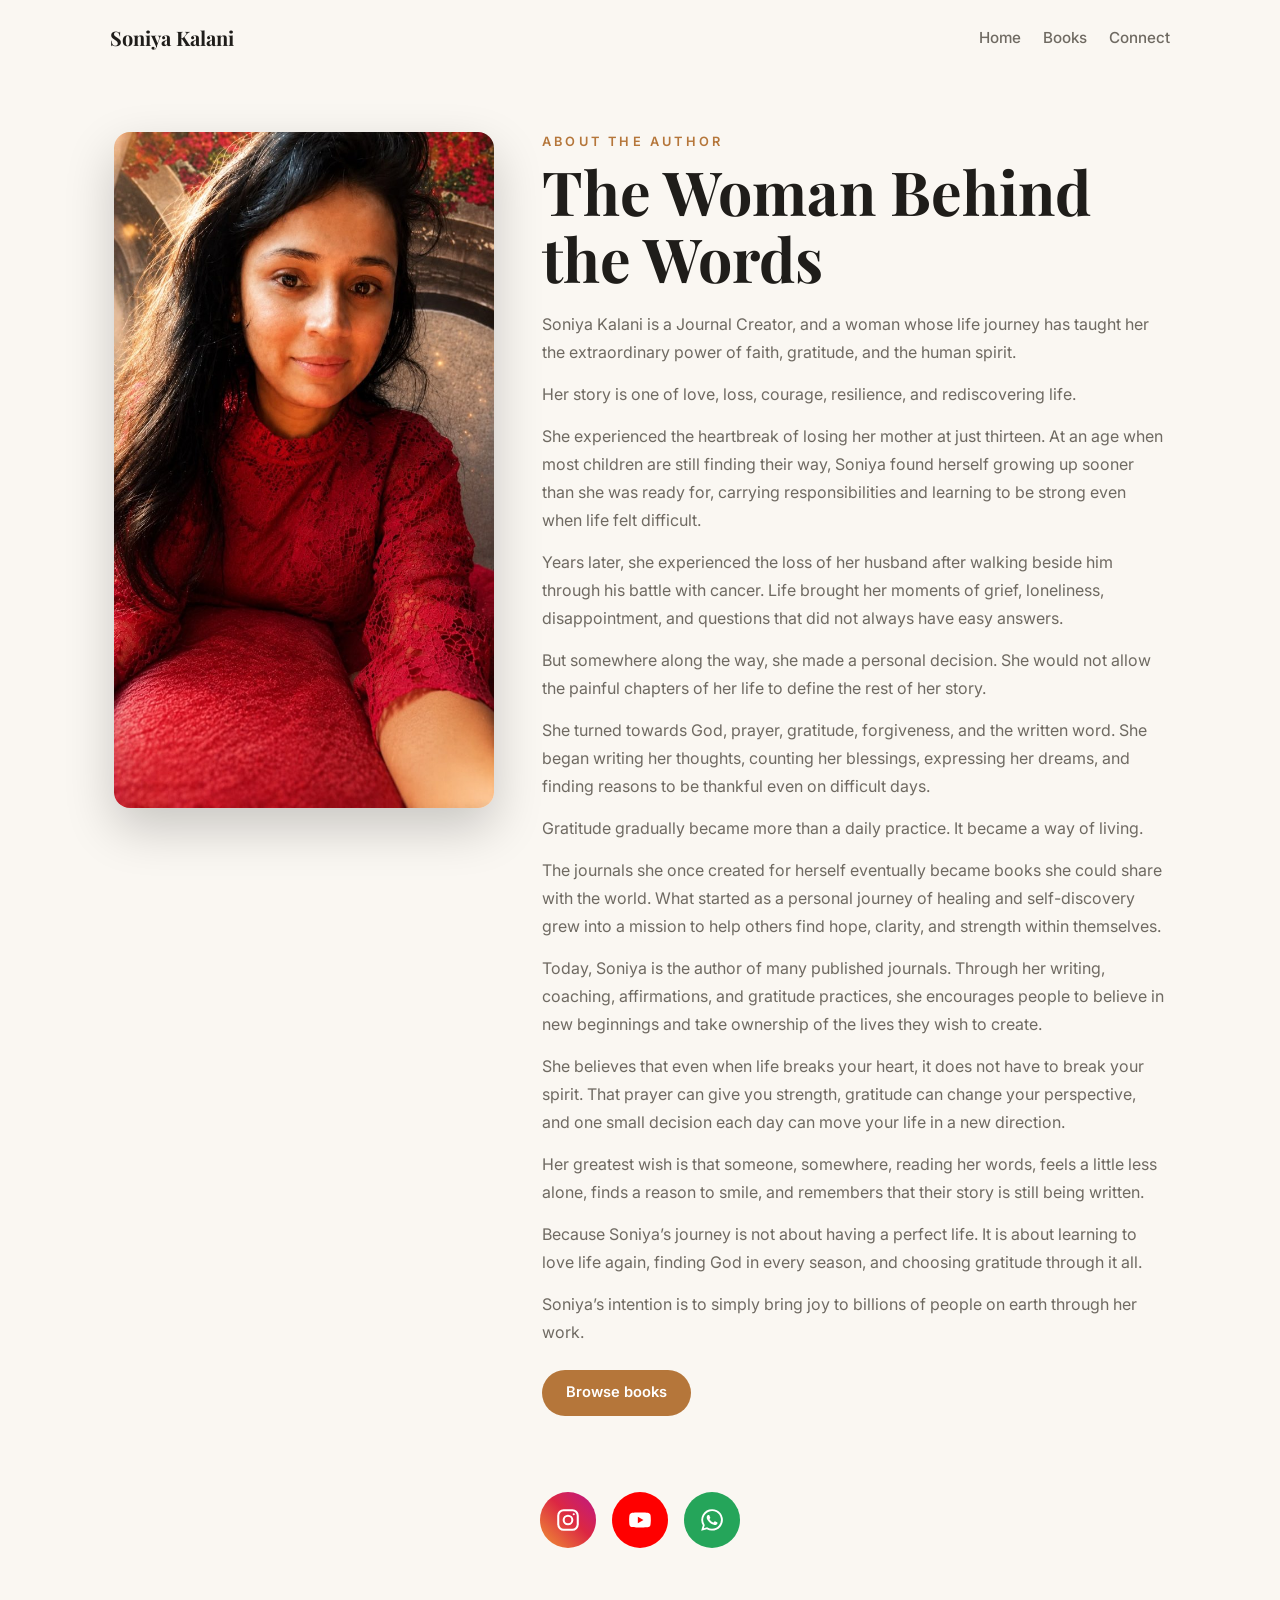
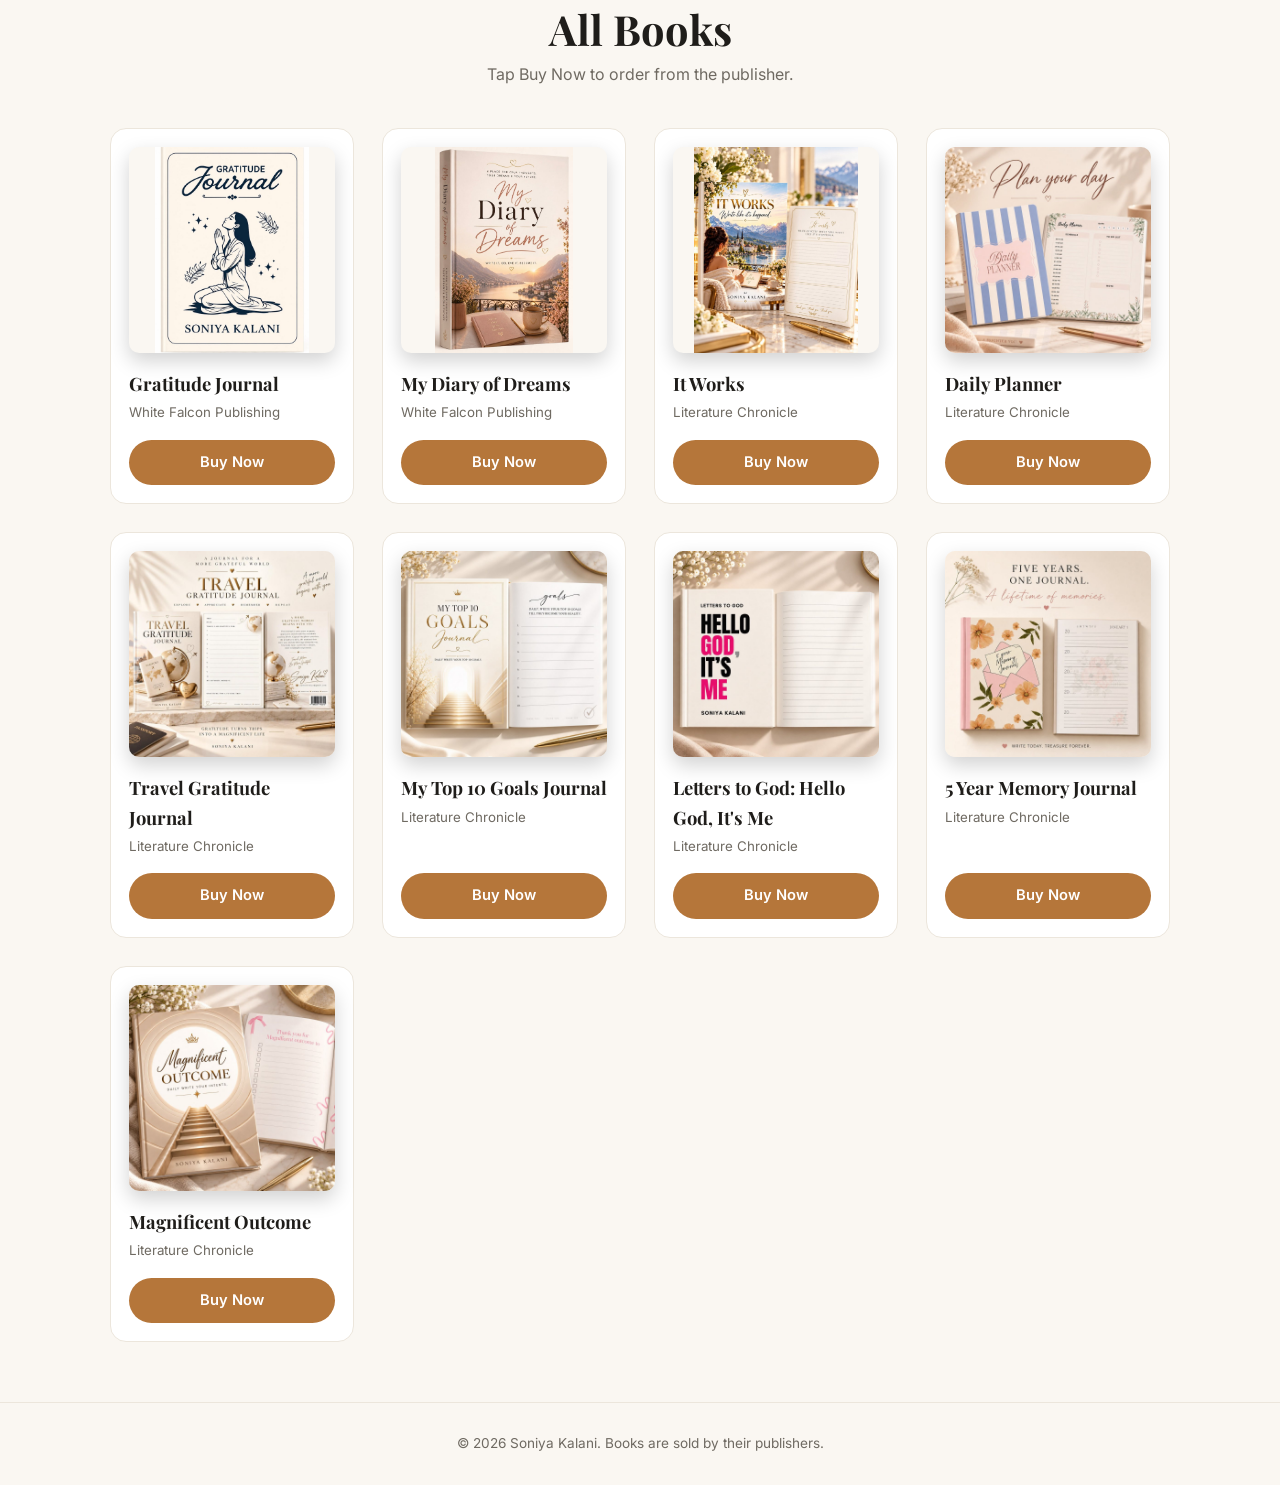
<file: index.html>
<!DOCTYPE html>
<html lang="en"><head><meta charset="utf-8"><meta name="viewport" content="width=device-width, initial-scale=1"><link rel="preconnect" href="https://fonts.googleapis.com"><link href="https://fonts.googleapis.com/css2?family=Playfair+Display:wght@600;700&family=Inter:wght@400;500;600&display=swap" rel="stylesheet"><link rel="stylesheet" href="style.css"><title>Soniya Kalani</title></head>
<body>
<nav><a class="logo" href="index.html">Soniya Kalani</a><div class="links"><a href="index.html">Home</a><a href="index.html#books">Books</a><a href="#connect">Connect</a></div></nav>
<section class="about">
  <img class="aphoto" src="covers/author.jpg" alt="Soniya Kalani, author">
  <div class="atext">
    <div class="eyebrow">About the Author</div>
    <h1>The Woman Behind the Words</h1>
    <p>Soniya Kalani is a Journal Creator, and a woman whose life journey has taught her the extraordinary power of faith, gratitude, and the human spirit.</p>
    <p>Her story is one of love, loss, courage, resilience, and rediscovering life.</p>
    <p>She experienced the heartbreak of losing her mother at just thirteen. At an age when most children are still finding their way, Soniya found herself growing up sooner than she was ready for, carrying responsibilities and learning to be strong even when life felt difficult.</p>
    <p>Years later, she experienced the loss of her husband after walking beside him through his battle with cancer. Life brought her moments of grief, loneliness, disappointment, and questions that did not always have easy answers.</p>
    <p>But somewhere along the way, she made a personal decision. She would not allow the painful chapters of her life to define the rest of her story.</p>
    <p>She turned towards God, prayer, gratitude, forgiveness, and the written word. She began writing her thoughts, counting her blessings, expressing her dreams, and finding reasons to be thankful even on difficult days.</p>
    <p>Gratitude gradually became more than a daily practice. It became a way of living.</p>
    <p>The journals she once created for herself eventually became books she could share with the world. What started as a personal journey of healing and self-discovery grew into a mission to help others find hope, clarity, and strength within themselves.</p>
    <p>Today, Soniya is the author of many published journals. Through her writing, coaching, affirmations, and gratitude practices, she encourages people to believe in new beginnings and take ownership of the lives they wish to create.</p>
    <p>She believes that even when life breaks your heart, it does not have to break your spirit. That prayer can give you strength, gratitude can change your perspective, and one small decision each day can move your life in a new direction.</p>
    <p>Her greatest wish is that someone, somewhere, reading her words, feels a little less alone, finds a reason to smile, and remembers that their story is still being written.</p>
    <p>Because Soniya&rsquo;s journey is not about having a perfect life. It is about learning to love life again, finding God in every season, and choosing gratitude through it all.</p>
    <p>Soniya&rsquo;s intention is to simply bring joy to billions of people on earth through her work.</p>
    <a class="btn" href="#books">Browse books</a>
  </div>
</section>
<section class="connect" id="connect">
  <div class="icons">
    <a class="ic ig" href="https://www.instagram.com/booksbysoniya?dlrf=MTZtdGJwY3Iycnk0eg%3D%3D&amp;utm_source=qr" target="_blank" rel="noopener" aria-label="Instagram" title="Instagram"><svg viewBox="0 0 24 24" width="26" height="26" fill="none" stroke="currentColor" stroke-width="1.9" stroke-linecap="round" stroke-linejoin="round" aria-hidden="true"><rect x="3" y="3" width="18" height="18" rx="5"/><circle cx="12" cy="12" r="4"/><circle cx="17.3" cy="6.7" r="1" fill="currentColor" stroke="none"/></svg></a>
    <a class="ic yt" href="https://youtube.com/@soniyakalani?si=S_m6evoGlOIa9JXV" target="_blank" rel="noopener" aria-label="YouTube" title="YouTube"><svg viewBox="0 0 24 24" width="26" height="26" fill="currentColor" aria-hidden="true"><path d="M21.6 7.2a2.5 2.5 0 0 0-1.76-1.77C18.27 5 12 5 12 5s-6.27 0-7.84.43A2.5 2.5 0 0 0 2.4 7.2C2 8.78 2 12 2 12s0 3.22.4 4.8a2.5 2.5 0 0 0 1.76 1.77C5.73 19 12 19 12 19s6.27 0 7.84-.43a2.5 2.5 0 0 0 1.76-1.77C22 15.22 22 12 22 12s0-3.22-.4-4.8ZM10 15V9l5.2 3L10 15Z"/></svg></a>
    <a class="ic wa" href="https://chat.whatsapp.com/Ep12rMY7xhL0QhYHvskIlP?s=cl&amp;p=i&amp;iam=2" target="_blank" rel="noopener" aria-label="WhatsApp group: Global Gratitude Family" title="Global Gratitude Family (WhatsApp)"><svg viewBox="0 0 24 24" width="26" height="26" fill="currentColor" aria-hidden="true"><path d="M12.04 2a9.9 9.9 0 0 0-8.5 14.9L2 22l5.25-1.5A9.9 9.9 0 1 0 12.04 2Zm0 18.1a8.2 8.2 0 0 1-4.2-1.15l-.3-.18-3.1.89.9-3.02-.2-.31a8.2 8.2 0 1 1 6.9 3.77Zm4.5-6.13c-.25-.12-1.46-.72-1.69-.8-.22-.08-.39-.12-.55.12-.16.25-.63.8-.78.96-.14.17-.29.18-.53.06a6.7 6.7 0 0 1-3.3-2.9c-.25-.43.25-.4.72-1.34.08-.16.04-.3-.02-.42-.06-.12-.55-1.33-.76-1.82-.2-.48-.4-.41-.55-.42h-.47c-.16 0-.43.06-.65.3-.22.25-.86.84-.86 2.05s.88 2.38 1 2.55c.12.16 1.73 2.64 4.2 3.7 1.55.67 2.16.73 2.94.62.47-.07 1.46-.6 1.66-1.17.2-.58.2-1.07.14-1.17-.06-.1-.22-.16-.47-.28Z"/></svg></a>
  </div>
</section>
<div class="head" id="books"><h2>All Books</h2><p>Tap Buy Now to order from the publisher.</p></div>
<main class="grid" id="grid"></main>
<footer>© <span class="yr"></span> Soniya Kalani. Books are sold by their publishers.</footer>
<script src="books.js"></script>
<script>renderBooks('grid',books);</script>
</body></html>
</file>
<file: style.css>
:root{--bg:#faf7f2;--card:#fff;--ink:#1f1d1a;--muted:#6f6a62;--accent:#b5763a;--line:#ece6dc}
@media(prefers-color-scheme:dark){:root{--bg:#161412;--card:#201d1a;--ink:#f3eee6;--muted:#a59e92;--accent:#d99a5b;--line:#2f2a25}}
*{box-sizing:border-box;margin:0}
body{font-family:Inter,system-ui,sans-serif;background:var(--bg);color:var(--ink);line-height:1.6}
nav{display:flex;justify-content:space-between;align-items:center;max-width:1100px;margin:auto;padding:22px 20px}
.logo{font-family:'Playfair Display',Georgia,serif;font-weight:700;font-size:1.25rem;color:var(--ink);text-decoration:none}
nav .links a{color:var(--muted);text-decoration:none;margin-left:22px;font-weight:500;font-size:.95rem}
nav .links a:hover,nav .links a.on{color:var(--accent)}
.hero{max-width:1100px;margin:auto;padding:40px 20px 60px;display:grid;grid-template-columns:1.2fr .8fr;gap:48px;align-items:center}
.eyebrow{letter-spacing:.25em;text-transform:uppercase;font-size:.8rem;color:var(--accent);font-weight:600}
h1{font-family:'Playfair Display',Georgia,serif;font-size:clamp(2.2rem,6vw,3.8rem);line-height:1.1;margin:12px 0 16px}
.hero p{color:var(--muted);max-width:480px;margin-bottom:26px}
.hero .pic{border-radius:14px;box-shadow:0 20px 50px rgba(0,0,0,.2);width:100%;max-width:340px;justify-self:center;transform:rotate(3deg)}
.btn{display:block;text-align:center;background:var(--accent);color:#fff;text-decoration:none;font-weight:600;padding:11px 24px;border-radius:999px;font-size:.92rem;transition:filter .2s}
.btn:hover{filter:brightness(1.1)}
.hero .btn{display:inline-block;padding:13px 30px}
.head{text-align:center;padding:40px 20px 10px}
.head h2{font-family:'Playfair Display',serif;font-size:clamp(1.8rem,4vw,2.6rem)}
.head p{color:var(--muted)}
.grid{max-width:1100px;margin:0 auto;padding:30px 20px 60px;display:grid;grid-template-columns:repeat(auto-fill,minmax(240px,1fr));gap:28px}
.card{background:var(--card);border:1px solid var(--line);border-radius:16px;padding:18px;display:flex;flex-direction:column;transition:transform .25s,box-shadow .25s}
.card:hover{transform:translateY(-6px);box-shadow:0 18px 40px rgba(0,0,0,.12)}
.cover{aspect-ratio:1/1;background:var(--bg);border-radius:10px;overflow:hidden;display:block;box-shadow:0 8px 20px rgba(0,0,0,.18)}
.cover img{width:100%;height:100%;object-fit:contain;display:block}
.card h2{font-family:'Playfair Display',serif;font-size:1.15rem;margin:16px 0 4px}
.card small{color:var(--muted);margin-bottom:16px}
.card .btn{margin-top:auto}
.more{text-align:center;padding-bottom:70px}
footer{text-align:center;color:var(--muted);font-size:.85rem;padding:30px;border-top:1px solid var(--line)}
@media(max-width:700px){.hero{grid-template-columns:1fr;text-align:center}.hero p{margin-inline:auto}.hero .pic{order:-1;max-width:220px}}
html{scroll-behavior:smooth}
.detail{max-width:1000px;margin:auto;padding:40px 20px 80px;display:grid;grid-template-columns:.8fr 1.2fr;gap:56px;align-items:center}
.dcover{width:100%;max-width:340px;justify-self:center;border-radius:12px;box-shadow:0 20px 50px rgba(0,0,0,.22)}
.detail p{color:var(--muted);margin-bottom:22px;max-width:480px}
.detail .buy{display:inline-block;padding:14px 30px}
.back{color:var(--accent);text-decoration:none;font-weight:500;font-size:.95rem}
@media(max-width:700px){.detail{grid-template-columns:1fr;text-align:center;gap:28px}.detail p{margin-inline:auto}}

.about{max-width:1100px;margin:0 auto;padding:56px 24px;display:grid;grid-template-columns:minmax(260px,380px) 1fr;gap:48px;align-items:start}
.about .aphoto{width:100%;border-radius:16px;box-shadow:0 20px 50px rgba(0,0,0,.2);position:sticky;top:90px;object-fit:cover}
.about h1{font-family:'Playfair Display',serif;margin:6px 0 18px}
.about p{line-height:1.75;color:var(--muted);margin:0 0 14px}
.about .btn{margin-top:10px;display:inline-block}
@media(max-width:800px){.about{grid-template-columns:1fr;gap:24px;padding:32px 20px}.about .aphoto{position:static;max-width:320px;margin:0 auto}}

.connect{max-width:900px;margin:0 auto;padding:40px 24px;text-align:center}
.connect h2{font-family:'Playfair Display',serif;font-size:1.8rem;margin:0 0 8px}
.connect p{color:var(--muted);margin:0 0 22px}
.cbtns{display:flex;flex-wrap:wrap;gap:14px;justify-content:center}
.cbtns .btn{display:inline-block;padding:13px 28px}
.cbtns .wa{background:#25a55a}
.flinks{margin-bottom:8px}.flinks a{color:var(--accent);text-decoration:none}

.connect{padding:20px 24px 8px}
.icons{display:flex;gap:16px;justify-content:center}
.ic{width:56px;height:56px;border-radius:50%;display:grid;place-items:center;color:#fff;text-decoration:none;transition:transform .2s,filter .2s}
.ic:hover{transform:translateY(-3px);filter:brightness(1.1)}
.ic.ig{background:linear-gradient(45deg,#f09433,#dc2743 55%,#bc1888)}
.ic.wa{background:#25a55a}
.ic.yt{background:#ff0000}
</file>
